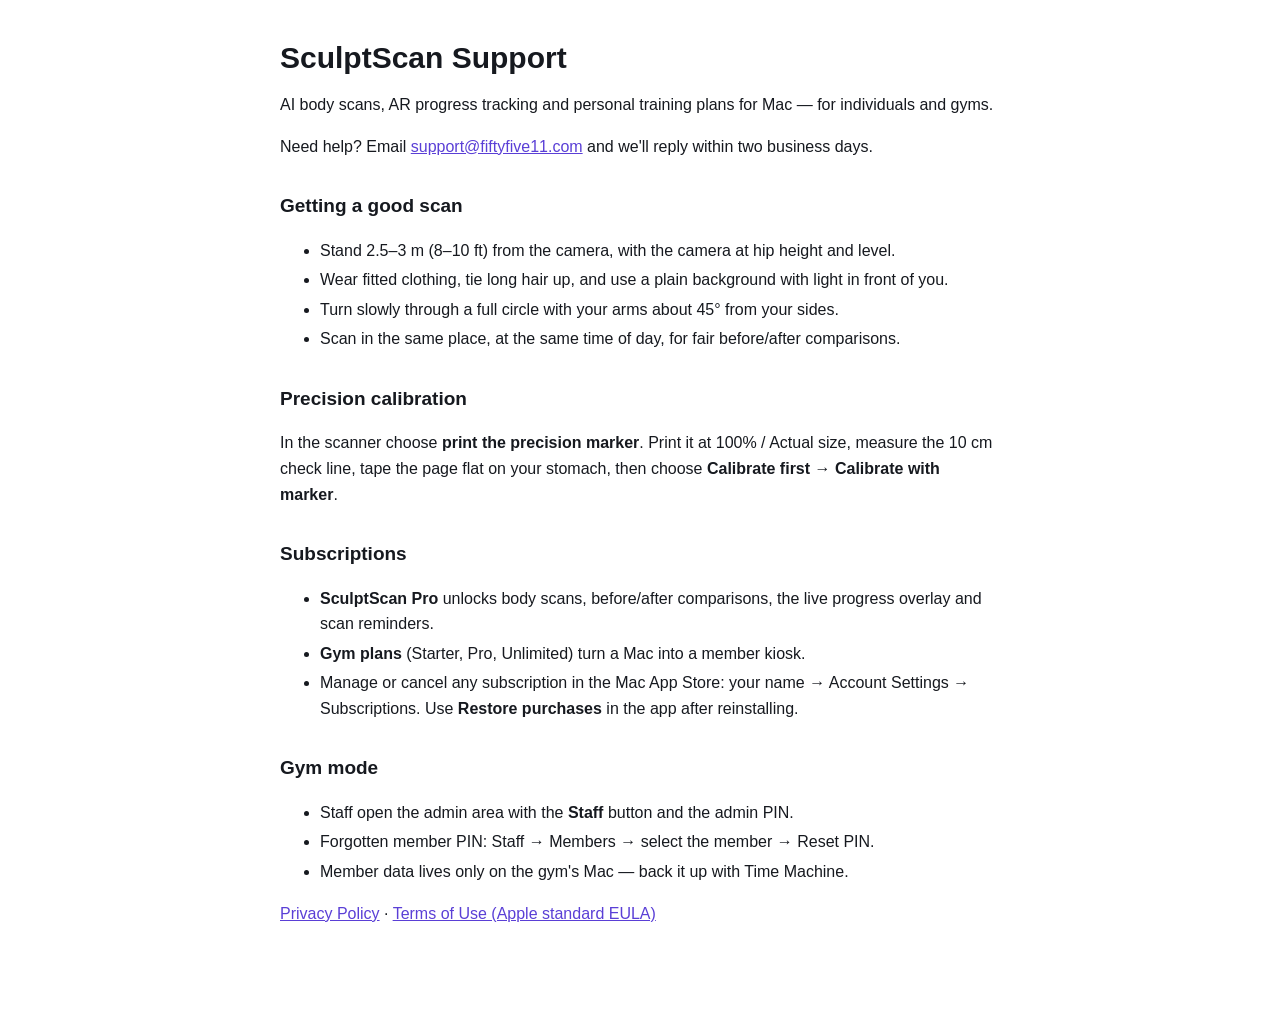
<file: index.html>
<!doctype html>
<html lang="en">
<head>
  <meta charset="utf-8" />
  <meta name="viewport" content="width=device-width, initial-scale=1" />
  <title>SculptScan Support</title>
  <link rel="stylesheet" href="legal.css" />
</head>
<body>
<main>
  <h1>SculptScan Support</h1>
  <p>AI body scans, AR progress tracking and personal training plans for Mac — for individuals and gyms.</p>
  <p>Need help? Email <a href="mailto:support@fiftyfive11.com">support@fiftyfive11.com</a> and we'll reply within two business days.</p>

  <h2>Getting a good scan</h2>
  <ul>
    <li>Stand 2.5–3 m (8–10 ft) from the camera, with the camera at hip height and level.</li>
    <li>Wear fitted clothing, tie long hair up, and use a plain background with light in front of you.</li>
    <li>Turn slowly through a full circle with your arms about 45° from your sides.</li>
    <li>Scan in the same place, at the same time of day, for fair before/after comparisons.</li>
  </ul>

  <h2>Precision calibration</h2>
  <p>In the scanner choose <b>print the precision marker</b>. Print it at 100% / Actual size, measure the 10 cm
    check line, tape the page flat on your stomach, then choose <b>Calibrate first → Calibrate with marker</b>.</p>

  <h2>Subscriptions</h2>
  <ul>
    <li><b>SculptScan Pro</b> unlocks body scans, before/after comparisons, the live progress overlay and scan reminders.</li>
    <li><b>Gym plans</b> (Starter, Pro, Unlimited) turn a Mac into a member kiosk.</li>
    <li>Manage or cancel any subscription in the Mac App Store: your name → Account Settings → Subscriptions.
      Use <b>Restore purchases</b> in the app after reinstalling.</li>
  </ul>

  <h2>Gym mode</h2>
  <ul>
    <li>Staff open the admin area with the <b>Staff</b> button and the admin PIN.</li>
    <li>Forgotten member PIN: Staff → Members → select the member → Reset PIN.</li>
    <li>Member data lives only on the gym's Mac — back it up with Time Machine.</li>
  </ul>

  <p><a href="privacy.html">Privacy Policy</a> ·
    <a href="https://www.apple.com/legal/internet-services/itunes/dev/stdeula/">Terms of Use (Apple standard EULA)</a></p>
</main>
</body>
</html>
</file>
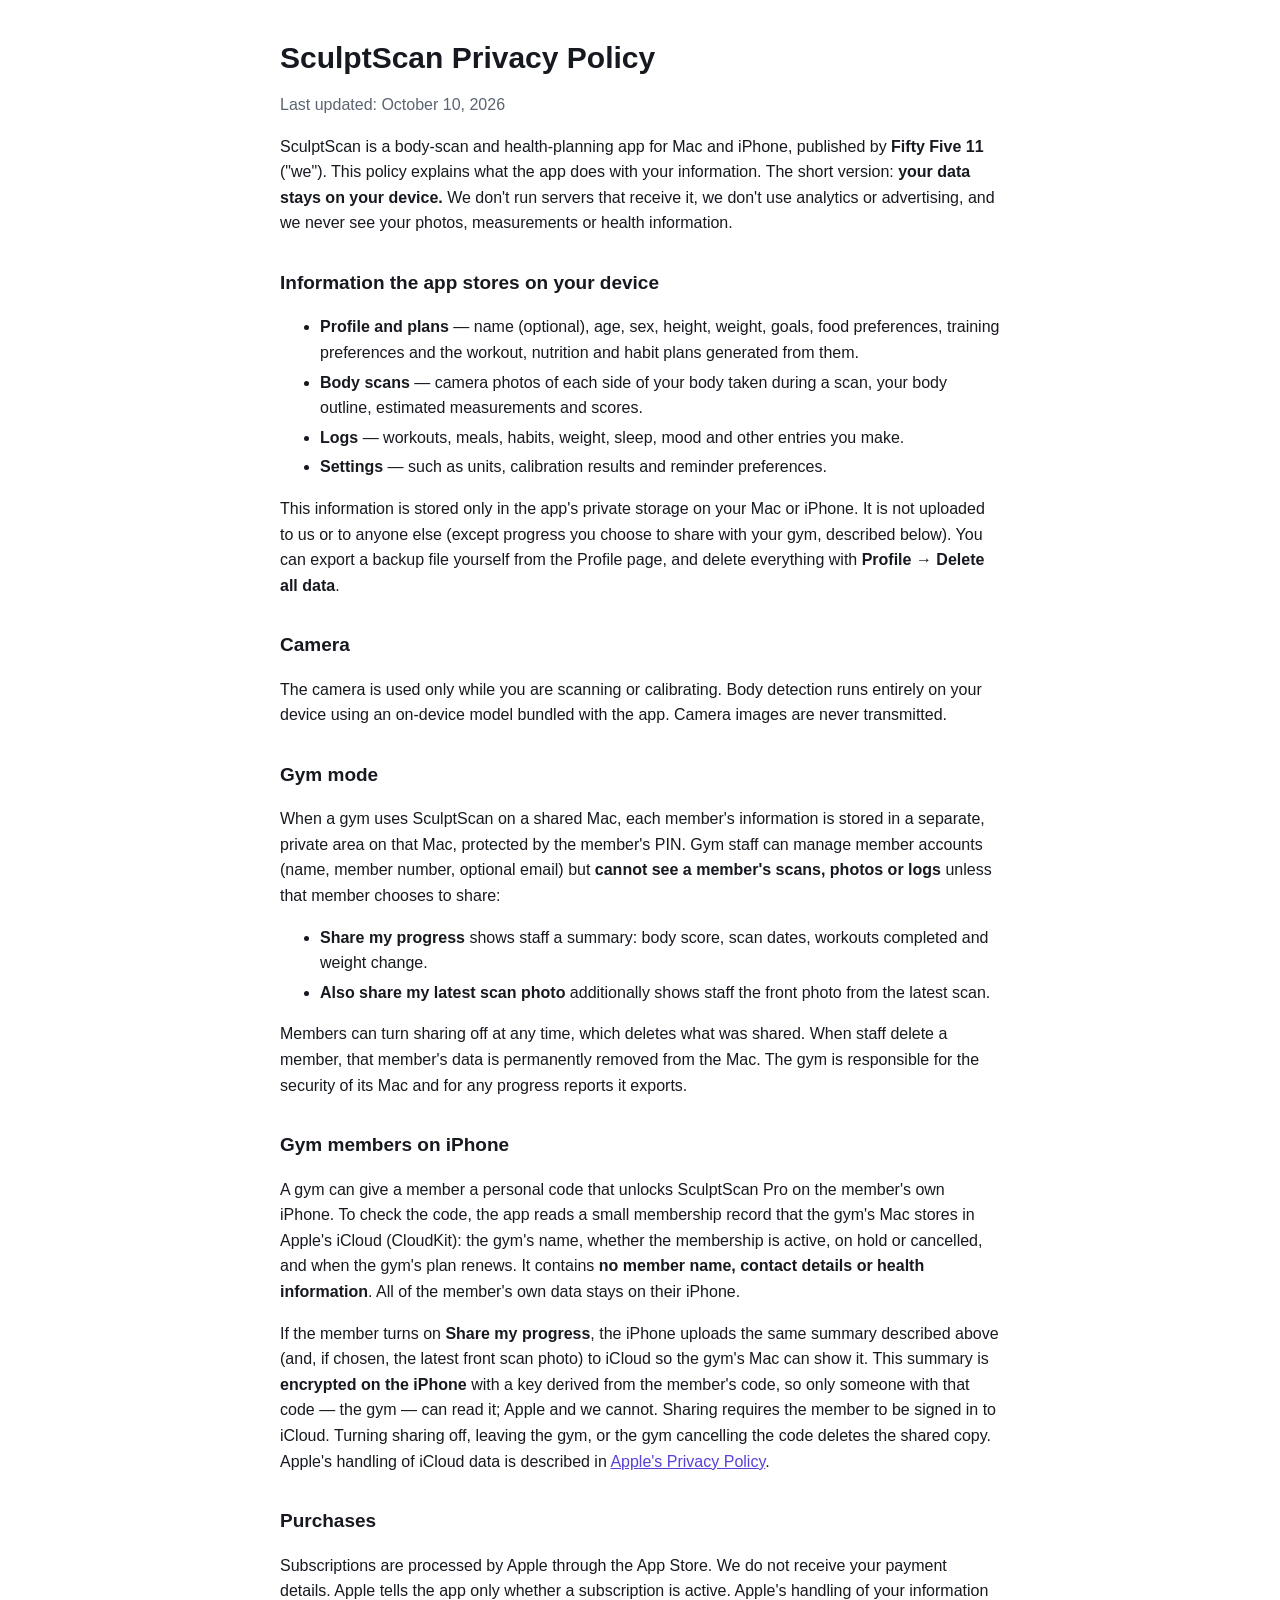
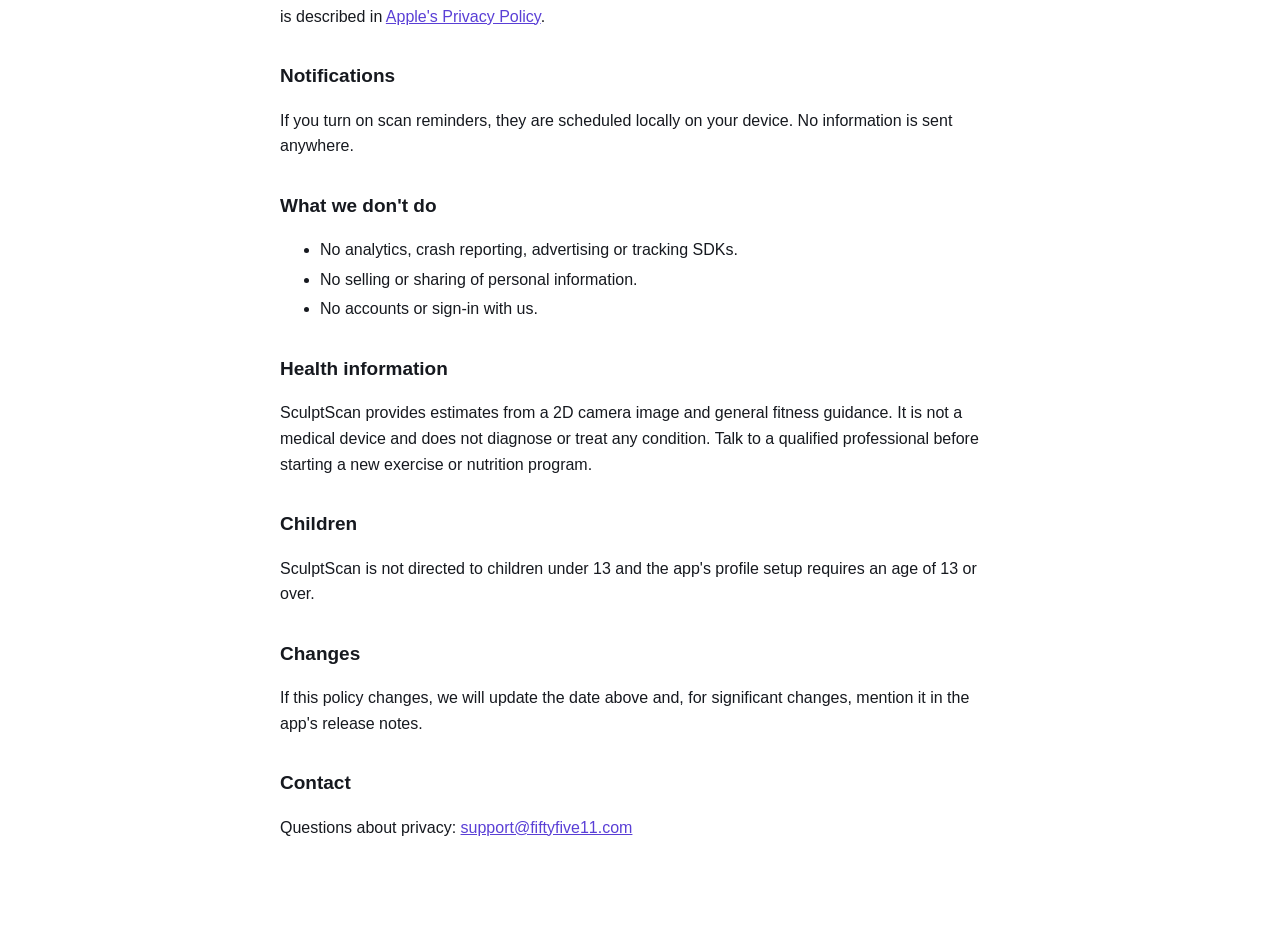
<file: privacy.html>
<!doctype html>
<html lang="en">
<head>
  <meta charset="utf-8" />
  <meta name="viewport" content="width=device-width, initial-scale=1" />
  <title>SculptScan Privacy Policy</title>
  <link rel="stylesheet" href="legal.css" />
</head>
<body>
<main>
  <h1>SculptScan Privacy Policy</h1>
  <p class="muted">Last updated: October 10, 2026</p>

  <p>SculptScan is a body-scan and health-planning app for Mac and iPhone, published by <b>Fifty Five 11</b>
    ("we"). This policy explains what the app does with your information. The short version: <b>your data stays
    on your device.</b> We don't run servers that receive it, we don't use analytics or advertising, and we never
    see your photos, measurements or health information.</p>

  <h2>Information the app stores on your device</h2>
  <ul>
    <li><b>Profile and plans</b> — name (optional), age, sex, height, weight, goals, food preferences,
      training preferences and the workout, nutrition and habit plans generated from them.</li>
    <li><b>Body scans</b> — camera photos of each side of your body taken during a scan, your body outline,
      estimated measurements and scores.</li>
    <li><b>Logs</b> — workouts, meals, habits, weight, sleep, mood and other entries you make.</li>
    <li><b>Settings</b> — such as units, calibration results and reminder preferences.</li>
  </ul>
  <p>This information is stored only in the app's private storage on your Mac or iPhone. It is not uploaded
    to us or to anyone else (except progress you choose to share with your gym, described below). You can export a backup file yourself from the Profile page, and delete everything with
    <b>Profile → Delete all data</b>.</p>

  <h2>Camera</h2>
  <p>The camera is used only while you are scanning or calibrating. Body detection runs entirely on your
    device using an on-device model bundled with the app. Camera images are never transmitted.</p>

  <h2>Gym mode</h2>
  <p>When a gym uses SculptScan on a shared Mac, each member's information is stored in a separate, private
    area on that Mac, protected by the member's PIN. Gym staff can manage member accounts (name, member number,
    optional email) but <b>cannot see a member's scans, photos or logs</b> unless that member chooses to share:</p>
  <ul>
    <li><b>Share my progress</b> shows staff a summary: body score, scan dates, workouts completed and weight change.</li>
    <li><b>Also share my latest scan photo</b> additionally shows staff the front photo from the latest scan.</li>
  </ul>
  <p>Members can turn sharing off at any time, which deletes what was shared. When staff delete a member, that
    member's data is permanently removed from the Mac. The gym is responsible for the security of its Mac and
    for any progress reports it exports.</p>

  <h2>Gym members on iPhone</h2>
  <p>A gym can give a member a personal code that unlocks SculptScan Pro on the member's own iPhone. To check
    the code, the app reads a small membership record that the gym's Mac stores in Apple's iCloud (CloudKit):
    the gym's name, whether the membership is active, on hold or cancelled, and when the gym's plan renews. It
    contains <b>no member name, contact details or health information</b>. All of the member's own data stays on
    their iPhone.</p>
  <p>If the member turns on <b>Share my progress</b>, the iPhone uploads the same summary described above (and,
    if chosen, the latest front scan photo) to iCloud so the gym's Mac can show it. This summary is
    <b>encrypted on the iPhone</b> with a key derived from the member's code, so only someone with that code
    &mdash; the gym &mdash; can read it; Apple and we cannot. Sharing requires the member to be signed in to iCloud.
    Turning sharing off, leaving the gym, or the gym cancelling the code deletes the shared copy. Apple's handling
    of iCloud data is described in <a href="https://www.apple.com/legal/privacy/">Apple's Privacy Policy</a>.</p>

  <h2>Purchases</h2>
  <p>Subscriptions are processed by Apple through the App Store. We do not receive your payment details. Apple
    tells the app only whether a subscription is active. Apple's handling of your information is described in
    <a href="https://www.apple.com/legal/privacy/">Apple's Privacy Policy</a>.</p>

  <h2>Notifications</h2>
  <p>If you turn on scan reminders, they are scheduled locally on your device. No information is sent anywhere.</p>

  <h2>What we don't do</h2>
  <ul>
    <li>No analytics, crash reporting, advertising or tracking SDKs.</li>
    <li>No selling or sharing of personal information.</li>
    <li>No accounts or sign-in with us.</li>
  </ul>

  <h2>Health information</h2>
  <p>SculptScan provides estimates from a 2D camera image and general fitness guidance. It is not a medical
    device and does not diagnose or treat any condition. Talk to a qualified professional before starting a new
    exercise or nutrition program.</p>

  <h2>Children</h2>
  <p>SculptScan is not directed to children under 13 and the app's profile setup requires an age of 13 or over.</p>

  <h2>Changes</h2>
  <p>If this policy changes, we will update the date above and, for significant changes, mention it in the
    app's release notes.</p>

  <h2>Contact</h2>
  <p>Questions about privacy: <a href="mailto:support@fiftyfive11.com">support@fiftyfive11.com</a></p>
</main>
</body>
</html>
</file>
<file: legal.css>
:root { --bg: #ffffff; --text: #16191f; --muted: #5b6472; --link: #5a3fd6; }
@media (prefers-color-scheme: dark) {
  :root { --bg: #07090d; --text: #e9edf4; --muted: #8b95a7; --link: #a78bff; }
}
body { margin: 0; background: var(--bg); color: var(--text); font: 16px/1.6 -apple-system, BlinkMacSystemFont, "Segoe UI", Inter, sans-serif; }
main { max-width: 720px; margin: 0 auto; padding: 40px 16px 80px; }
h1 { font-size: 30px; line-height: 1.2; margin: 0 0 8px; }
h2 { font-size: 19px; margin: 32px 0 8px; }
.muted { color: var(--muted); }
a { color: var(--link); }
li { margin: 4px 0; }
</file>
